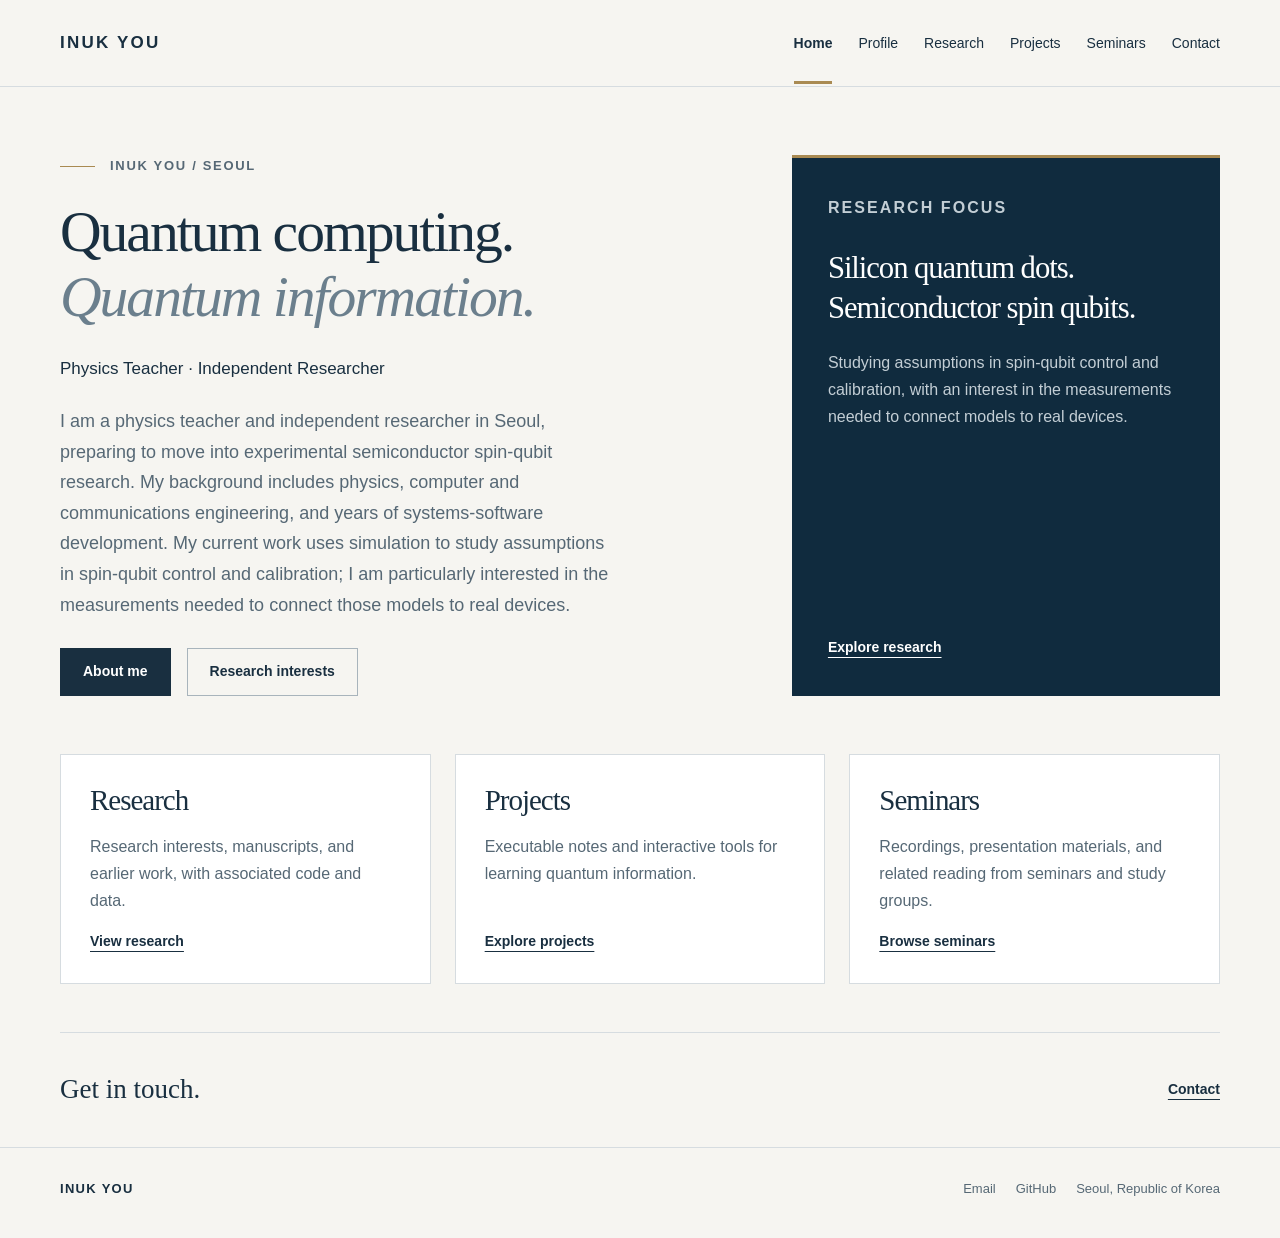
<file: index.html>
<!doctype html><html lang="en"><head><meta charset="utf-8"><meta name="viewport" content="width=device-width,initial-scale=1"><title>INUK YOU · Quantum Computing &amp; Quantum Information</title><meta name="description" content="INUK YOU, physics teacher and independent researcher in quantum computing and quantum information, with a focus on silicon quantum dots and semiconductor spin qubits."><meta name="theme-color" content="#102b3e"><meta name="author" content="INUK YOU"><link rel="icon" type="image/svg+xml" href="data:image/svg+xml,%3Csvg%20xmlns%3D%22http%3A//www.w3.org/2000/svg%22%20viewBox%3D%220%200%2032%2032%22%3E%3Crect%20width%3D%2232%22%20height%3D%2232%22%20rx%3D%224%22%20fill%3D%22%23102b3e%22/%3E%3Ctext%20x%3D%2216%22%20y%3D%2222%22%20text-anchor%3D%22middle%22%20font-family%3D%22Georgia%22%20font-size%3D%2222%22%20fill%3D%22%23f6f5f1%22%3EI%3C/text%3E%3Cpath%20d%3D%22M8%2027h16%22%20stroke%3D%22%23a98a52%22%20stroke-width%3D%222%22/%3E%3C/svg%3E"><link rel="stylesheet" href="style-v2.css"><script src="site.js" defer></script></head><body><a class="skip" href="#main">Skip to content</a><header class="site-header"><div class="wrap header-inner"><a class="brand" href="index.html">INUK YOU</a><button class="menu-toggle" aria-expanded="false" aria-controls="main-nav">Menu</button><nav class="main-nav" id="main-nav" aria-label="Main navigation"><a href="index.html" aria-current="page">Home</a><a href="profile.html">Profile</a><a href="research.html">Research</a><a href="projects.html">Projects</a><a href="seminars.html">Seminars</a><a href="contact.html">Contact</a></nav></div></header><main id="main" class="wrap"><section class="hero home-hero"><div><p class="eyebrow">INUK YOU / Seoul</p><h1>Quantum computing.<br><em>Quantum information.</em></h1><p class="role">Physics Teacher · Independent Researcher</p><p class="lead">I am a physics teacher and independent researcher in Seoul, preparing to move into experimental semiconductor spin-qubit research. My background includes physics, computer and communications engineering, and years of systems-software development. My current work uses simulation to study assumptions in spin-qubit control and calibration; I am particularly interested in the measurements needed to connect those models to real devices.</p><div class="actions"><a href="profile.html" class="button">About me</a><a href="research.html" class="button secondary">Research interests</a></div></div><aside class="hero-aside" aria-label="Research focus"><div><p class="kicker">Research focus</p><h2>Silicon quantum dots.<br>Semiconductor spin qubits.</h2><p>Studying assumptions in spin-qubit control and calibration, with an interest in the measurements needed to connect models to real devices.</p></div><a href="research.html" class="text-link">Explore research</a></aside></section>
<section class="home-sections" aria-label="Explore the website"><div class="work-grid"><article class="work-card"><h2>Research</h2><p>Research interests, manuscripts, and earlier work, with associated code and data.</p><a href="research.html" class="text-link">View research</a></article><article class="work-card"><h2>Projects</h2><p>Executable notes and interactive tools for learning quantum information.</p><a href="projects.html" class="text-link">Explore projects</a></article><article class="work-card"><h2>Seminars</h2><p>Recordings, presentation materials, and related reading from seminars and study groups.</p><a href="seminars.html" class="text-link">Browse seminars</a></article></div></section><div class="closing"><p>Get in touch.</p><a href="contact.html" class="text-link">Contact</a></div></main><footer class="site-footer"><div class="wrap footer-inner"><div><strong>INUK YOU</strong></div><div class="footer-links"><a href="mailto:youinuk@gmail.com" class="">Email</a><a href="https://github.com/youinuk" class="" target="_blank" rel="noopener noreferrer">GitHub</a><span>Seoul, Republic of Korea</span></div></div></footer></body></html>
</file>
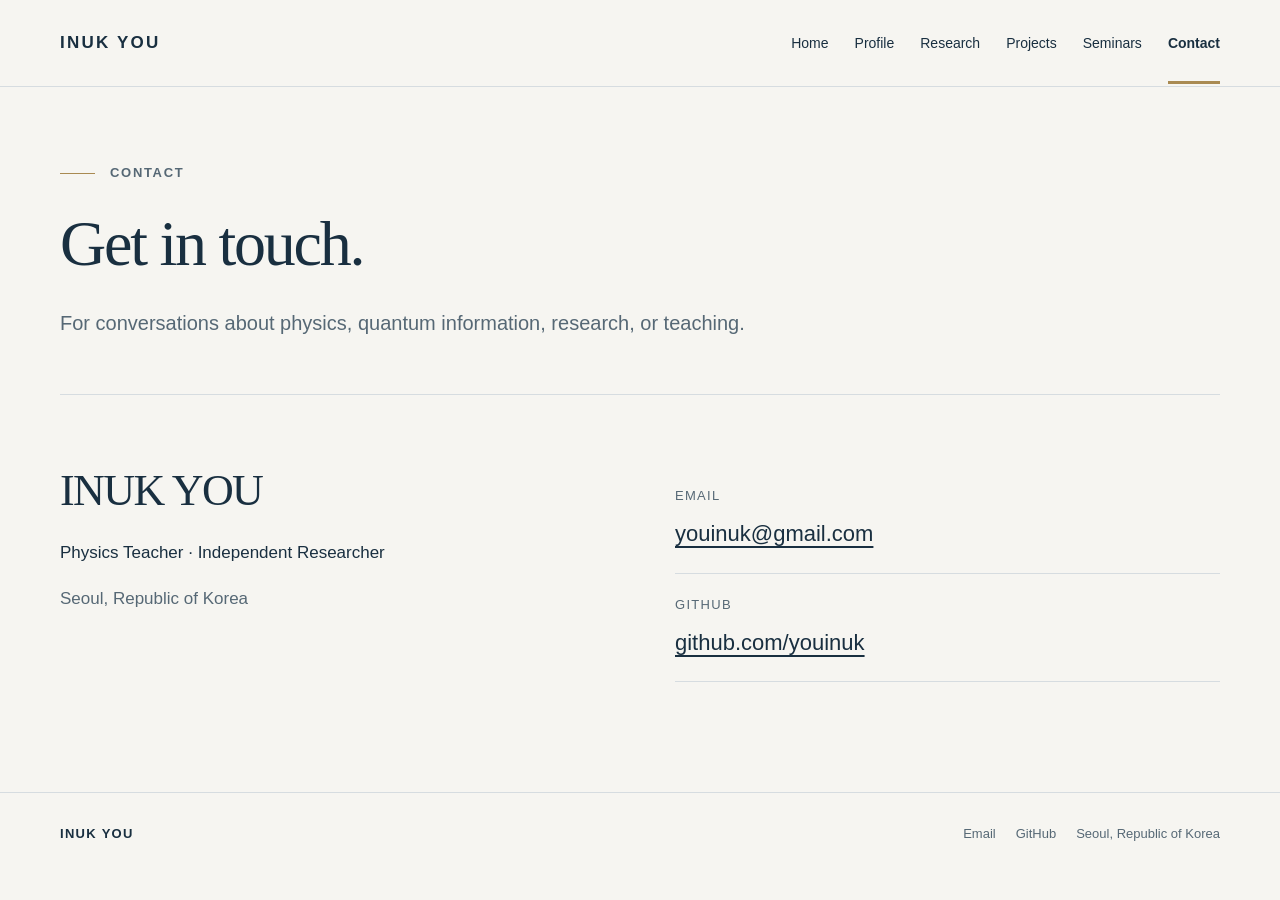
<file: contact.html>
<!doctype html><html lang="en"><head><meta charset="utf-8"><meta name="viewport" content="width=device-width,initial-scale=1"><title>Contact · INUK YOU</title><meta name="description" content="Contact INUK YOU for research and physics education: youinuk@gmail.com."><meta name="theme-color" content="#102b3e"><meta name="author" content="INUK YOU"><link rel="icon" type="image/svg+xml" href="data:image/svg+xml,%3Csvg%20xmlns%3D%22http%3A//www.w3.org/2000/svg%22%20viewBox%3D%220%200%2032%2032%22%3E%3Crect%20width%3D%2232%22%20height%3D%2232%22%20rx%3D%224%22%20fill%3D%22%23102b3e%22/%3E%3Ctext%20x%3D%2216%22%20y%3D%2222%22%20text-anchor%3D%22middle%22%20font-family%3D%22Georgia%22%20font-size%3D%2222%22%20fill%3D%22%23f6f5f1%22%3EI%3C/text%3E%3Cpath%20d%3D%22M8%2027h16%22%20stroke%3D%22%23a98a52%22%20stroke-width%3D%222%22/%3E%3C/svg%3E"><link rel="stylesheet" href="style-v2.css"><script src="site.js" defer></script></head><body><a class="skip" href="#main">Skip to content</a><header class="site-header"><div class="wrap header-inner"><a class="brand" href="index.html">INUK YOU</a><button class="menu-toggle" aria-expanded="false" aria-controls="main-nav">Menu</button><nav class="main-nav" id="main-nav" aria-label="Main navigation"><a href="index.html">Home</a><a href="profile.html">Profile</a><a href="research.html">Research</a><a href="projects.html">Projects</a><a href="seminars.html">Seminars</a><a href="contact.html" aria-current="page">Contact</a></nav></div></header><main id="main" class="wrap"><section class="intro"><p class="eyebrow">Contact</p><h1>Get in touch.</h1><p class="lead">For conversations about physics, quantum information, research, or teaching.</p></section><section class="contact-block"><div><h2>INUK YOU</h2><p>Physics Teacher · Independent Researcher</p><p class="subtle">Seoul, Republic of Korea</p></div><ul class="contact-list"><li><span>Email</span><a href="mailto:youinuk@gmail.com" class="">youinuk@gmail.com</a></li><li><span>GitHub</span><a href="https://github.com/youinuk" class="" target="_blank" rel="noopener noreferrer">github.com/youinuk</a></li></ul></section></main><footer class="site-footer"><div class="wrap footer-inner"><div><strong>INUK YOU</strong></div><div class="footer-links"><a href="mailto:youinuk@gmail.com" class="">Email</a><a href="https://github.com/youinuk" class="" target="_blank" rel="noopener noreferrer">GitHub</a><span>Seoul, Republic of Korea</span></div></div></footer></body></html>
</file>
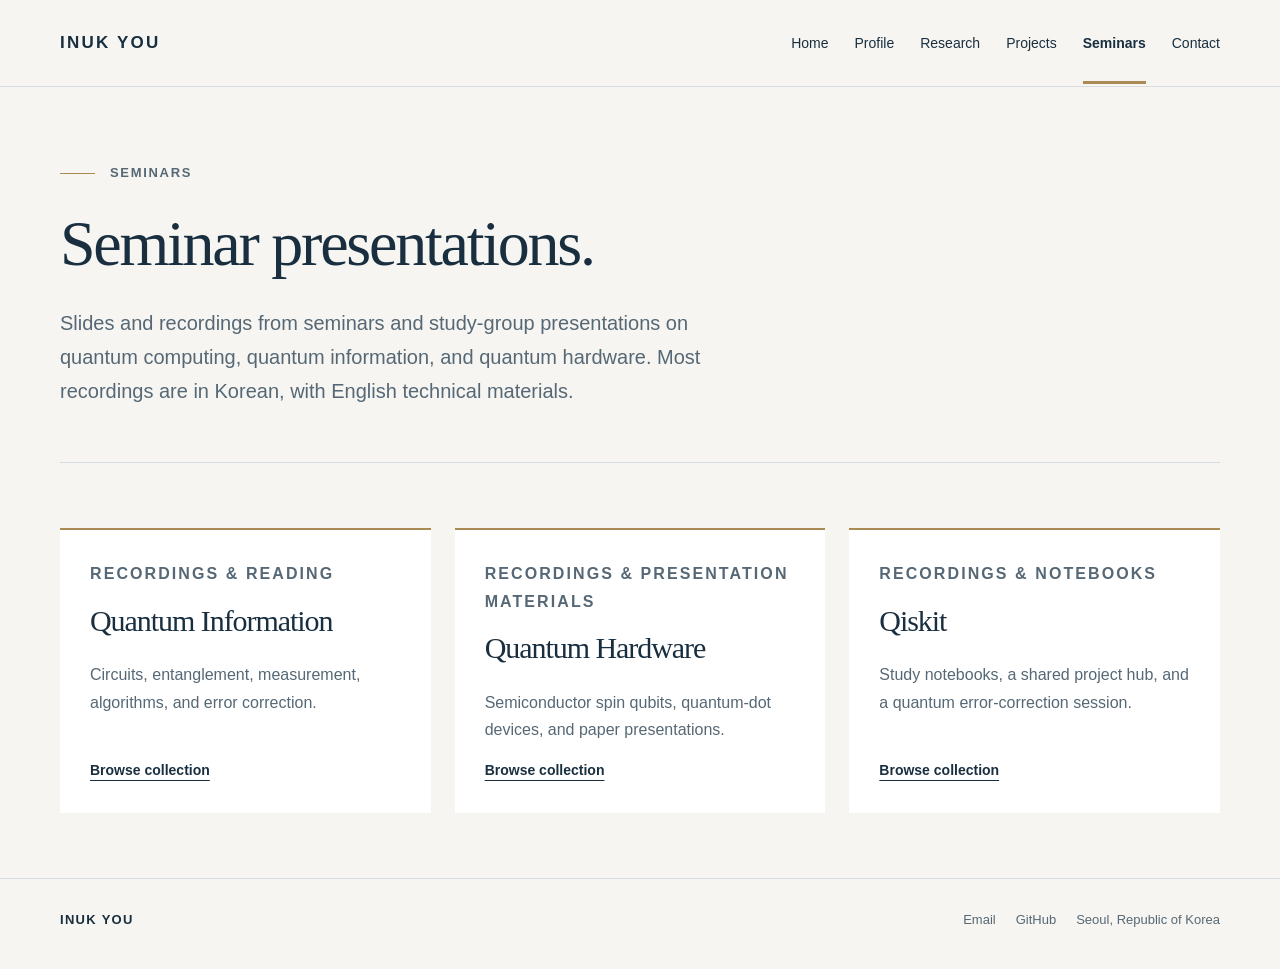
<file: lectures.html>
<!doctype html><html lang="en"><head><meta charset="utf-8"><meta name="viewport" content="width=device-width,initial-scale=1"><meta http-equiv="refresh" content="0;url=seminars.html"><link rel="canonical" href="https://youinuk.github.io/seminars.html"><title>Seminars · INUK YOU</title></head><body><p>This collection is now called <a href="seminars.html">Seminar Presentations</a>.</p></body></html>
</file>
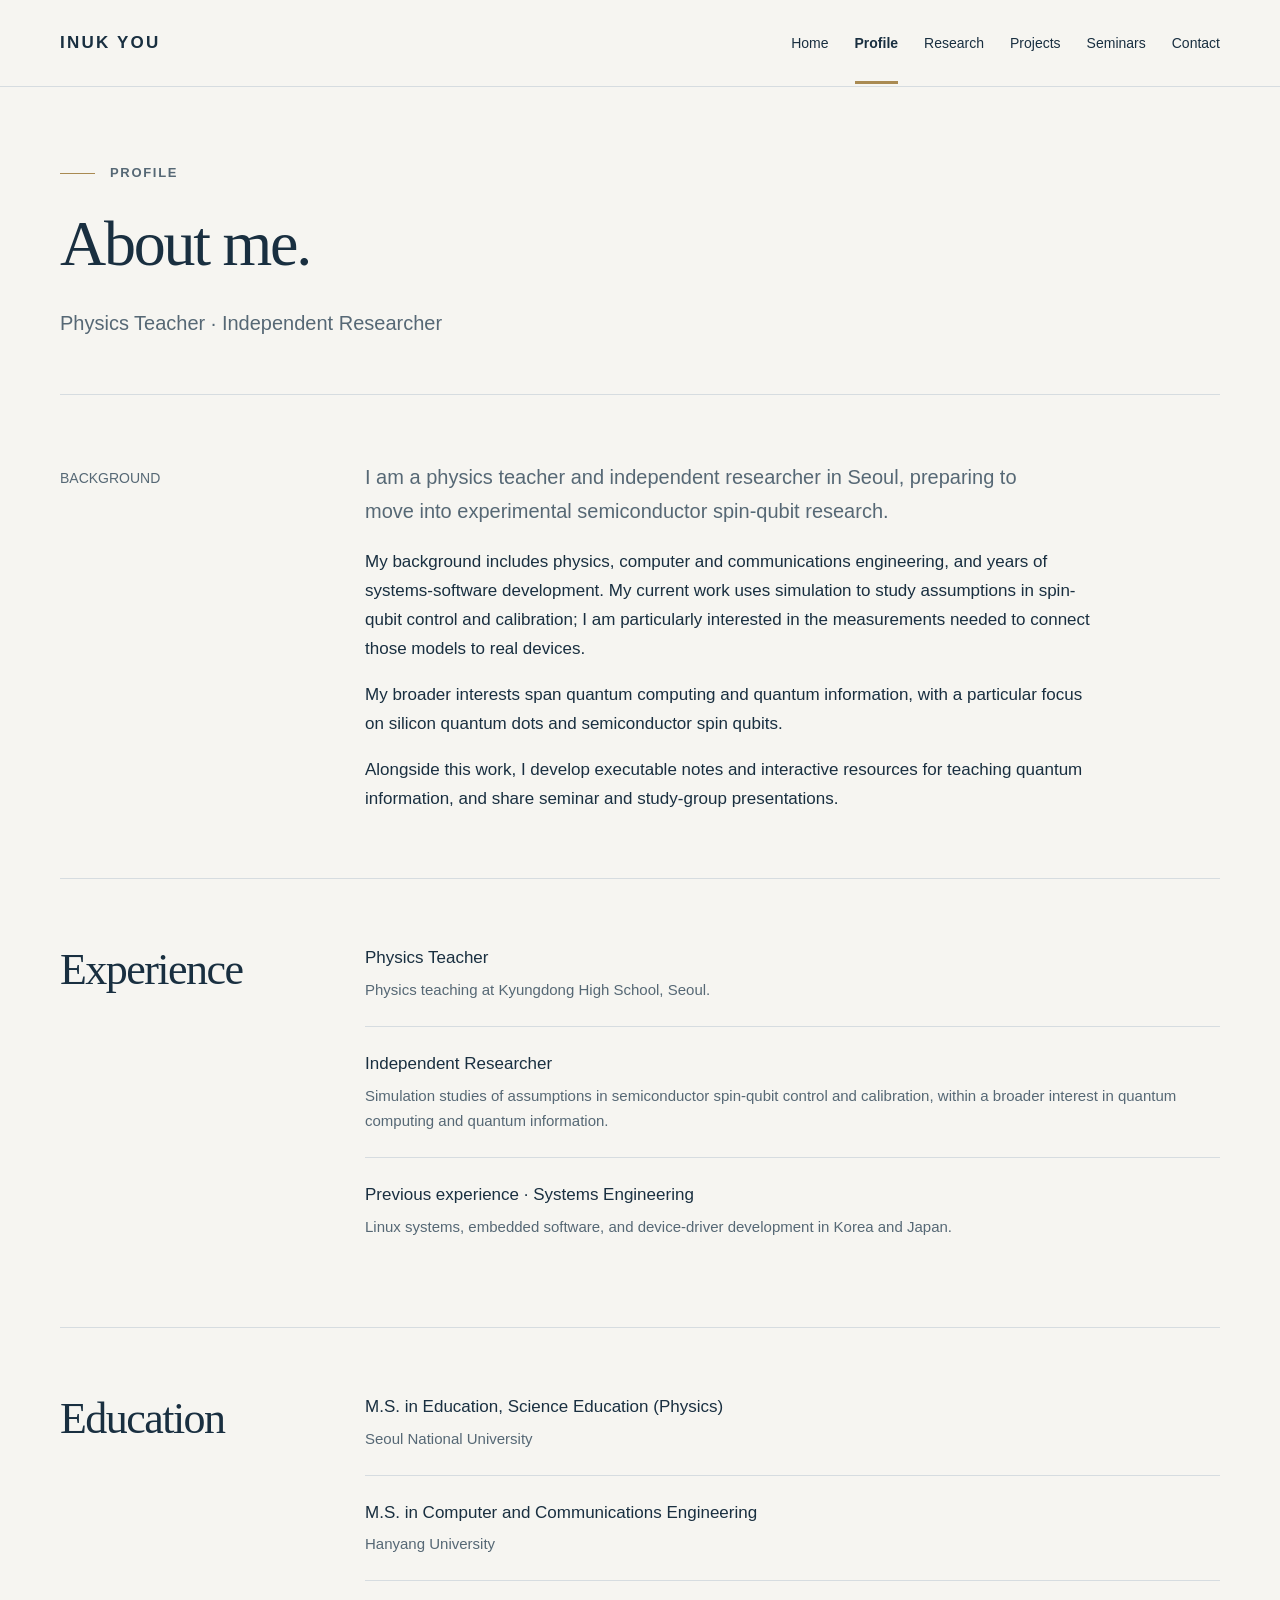
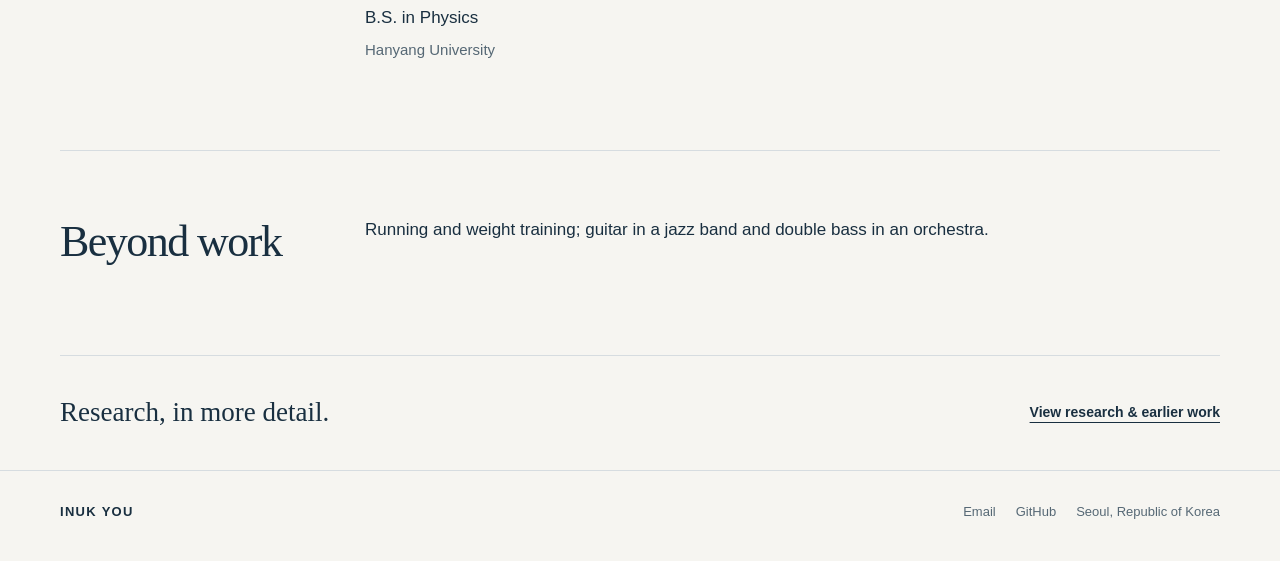
<file: profile.html>
<!doctype html><html lang="en"><head><meta charset="utf-8"><meta name="viewport" content="width=device-width,initial-scale=1"><title>Profile · INUK YOU</title><meta name="description" content="A concise profile of INUK YOU: physics teaching, independent research, engineering experience, and education."><meta name="theme-color" content="#102b3e"><meta name="author" content="INUK YOU"><link rel="icon" type="image/svg+xml" href="data:image/svg+xml,%3Csvg%20xmlns%3D%22http%3A//www.w3.org/2000/svg%22%20viewBox%3D%220%200%2032%2032%22%3E%3Crect%20width%3D%2232%22%20height%3D%2232%22%20rx%3D%224%22%20fill%3D%22%23102b3e%22/%3E%3Ctext%20x%3D%2216%22%20y%3D%2222%22%20text-anchor%3D%22middle%22%20font-family%3D%22Georgia%22%20font-size%3D%2222%22%20fill%3D%22%23f6f5f1%22%3EI%3C/text%3E%3Cpath%20d%3D%22M8%2027h16%22%20stroke%3D%22%23a98a52%22%20stroke-width%3D%222%22/%3E%3C/svg%3E"><link rel="stylesheet" href="style-v2.css"><script src="site.js" defer></script></head><body><a class="skip" href="#main">Skip to content</a><header class="site-header"><div class="wrap header-inner"><a class="brand" href="index.html">INUK YOU</a><button class="menu-toggle" aria-expanded="false" aria-controls="main-nav">Menu</button><nav class="main-nav" id="main-nav" aria-label="Main navigation"><a href="index.html">Home</a><a href="profile.html" aria-current="page">Profile</a><a href="research.html">Research</a><a href="projects.html">Projects</a><a href="seminars.html">Seminars</a><a href="contact.html">Contact</a></nav></div></header><main id="main" class="wrap profile-page"><section class="intro"><p class="eyebrow">Profile</p><h1>About me.</h1><p class="lead">Physics Teacher · Independent Researcher</p></section><section class="section two-column"><div class="section-label">BACKGROUND</div><div class="body-copy"><p class="lead">I am a physics teacher and independent researcher in Seoul, preparing to move into experimental semiconductor spin-qubit research.</p><p>My background includes physics, computer and communications engineering, and years of systems-software development. My current work uses simulation to study assumptions in spin-qubit control and calibration; I am particularly interested in the measurements needed to connect those models to real devices.</p><p>My broader interests span quantum computing and quantum information, with a particular focus on silicon quantum dots and semiconductor spin qubits.</p><p>Alongside this work, I develop executable notes and interactive resources for teaching quantum information, and share seminar and study-group presentations.</p></div></section><section class="section two-column"><h2>Experience</h2><ul class="rows"><li class="row"><div><strong>Physics Teacher</strong><p>Physics teaching at Kyungdong High School, Seoul.</p></div></li><li class="row"><div><strong>Independent Researcher</strong><p>Simulation studies of assumptions in semiconductor spin-qubit control and calibration, within a broader interest in quantum computing and quantum information.</p></div></li><li class="row"><div><strong>Previous experience · Systems Engineering</strong><p>Linux systems, embedded software, and device-driver development in Korea and Japan.</p></div></li></ul></section><section class="section two-column"><h2>Education</h2><ul class="rows"><li class="row"><div><strong>M.S. in Education, Science Education (Physics)</strong><p>Seoul National University</p></div></li><li class="row"><div><strong>M.S. in Computer and Communications Engineering</strong><p>Hanyang University</p></div></li><li class="row"><div><strong>B.S. in Physics</strong><p>Hanyang University</p></div></li></ul></section><section class="section two-column"><h2>Beyond work</h2><div class="body-copy"><p>Running and weight training; guitar in a jazz band and double bass in an orchestra.</p></div></section><div class="closing"><p>Research, in more detail.</p><a href="research.html" class="text-link">View research &amp; earlier work</a></div></main><footer class="site-footer"><div class="wrap footer-inner"><div><strong>INUK YOU</strong></div><div class="footer-links"><a href="mailto:youinuk@gmail.com" class="">Email</a><a href="https://github.com/youinuk" class="" target="_blank" rel="noopener noreferrer">GitHub</a><span>Seoul, Republic of Korea</span></div></div></footer></body></html>
</file>
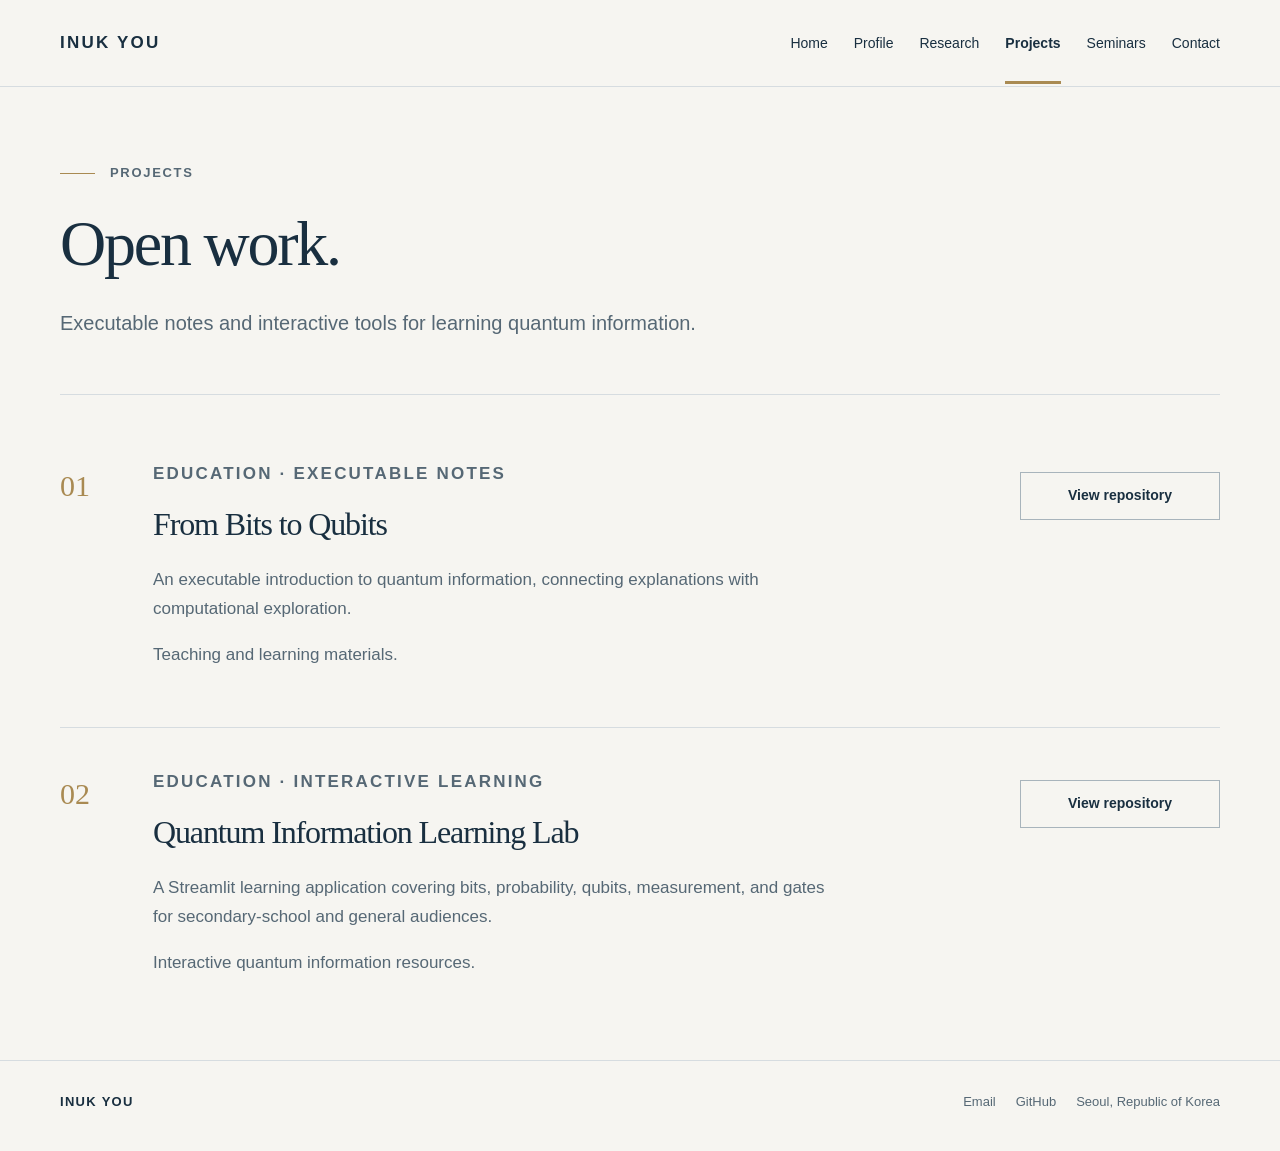
<file: projects.html>
<!doctype html><html lang="en"><head><meta charset="utf-8"><meta name="viewport" content="width=device-width,initial-scale=1"><title>Projects · INUK YOU</title><meta name="description" content="Educational projects by INUK YOU: executable quantum information notes and an interactive learning lab."><meta name="theme-color" content="#102b3e"><meta name="author" content="INUK YOU"><link rel="icon" type="image/svg+xml" href="data:image/svg+xml,%3Csvg%20xmlns%3D%22http%3A//www.w3.org/2000/svg%22%20viewBox%3D%220%200%2032%2032%22%3E%3Crect%20width%3D%2232%22%20height%3D%2232%22%20rx%3D%224%22%20fill%3D%22%23102b3e%22/%3E%3Ctext%20x%3D%2216%22%20y%3D%2222%22%20text-anchor%3D%22middle%22%20font-family%3D%22Georgia%22%20font-size%3D%2222%22%20fill%3D%22%23f6f5f1%22%3EI%3C/text%3E%3Cpath%20d%3D%22M8%2027h16%22%20stroke%3D%22%23a98a52%22%20stroke-width%3D%222%22/%3E%3C/svg%3E"><link rel="stylesheet" href="style-v2.css"><script src="site.js" defer></script></head><body><a class="skip" href="#main">Skip to content</a><header class="site-header"><div class="wrap header-inner"><a class="brand" href="index.html">INUK YOU</a><button class="menu-toggle" aria-expanded="false" aria-controls="main-nav">Menu</button><nav class="main-nav" id="main-nav" aria-label="Main navigation"><a href="index.html">Home</a><a href="profile.html">Profile</a><a href="research.html">Research</a><a href="projects.html" aria-current="page">Projects</a><a href="seminars.html">Seminars</a><a href="contact.html">Contact</a></nav></div></header><main id="main" class="wrap"><section class="intro"><p class="eyebrow">Projects</p><h1>Open work.</h1><p class="lead">Executable notes and interactive tools for learning quantum information.</p></section><section class="section project-list"><article class="project" id="bits-to-qubits"><span class="project-number">01</span><div><p class="kicker">EDUCATION · EXECUTABLE NOTES</p><h2>From Bits to Qubits</h2><p>An executable introduction to quantum information, connecting explanations with computational exploration.</p><p class="source-note">Teaching and learning materials.</p></div><div class="actions"><a href="https://github.com/youinuk/quantum-info-executable-notes" class="button secondary" target="_blank" rel="noopener noreferrer">View repository</a></div></article><article class="project" id="learning-lab"><span class="project-number">02</span><div><p class="kicker">EDUCATION · INTERACTIVE LEARNING</p><h2>Quantum Information Learning Lab</h2><p>A Streamlit learning application covering bits, probability, qubits, measurement, and gates for secondary-school and general audiences.</p><p class="source-note">Interactive quantum information resources.</p></div><div class="actions"><a href="https://github.com/youinuk/quantum-info-learning-lab" class="button secondary" target="_blank" rel="noopener noreferrer">View repository</a></div></article></section></main><footer class="site-footer"><div class="wrap footer-inner"><div><strong>INUK YOU</strong></div><div class="footer-links"><a href="mailto:youinuk@gmail.com" class="">Email</a><a href="https://github.com/youinuk" class="" target="_blank" rel="noopener noreferrer">GitHub</a><span>Seoul, Republic of Korea</span></div></div></footer></body></html>
</file>
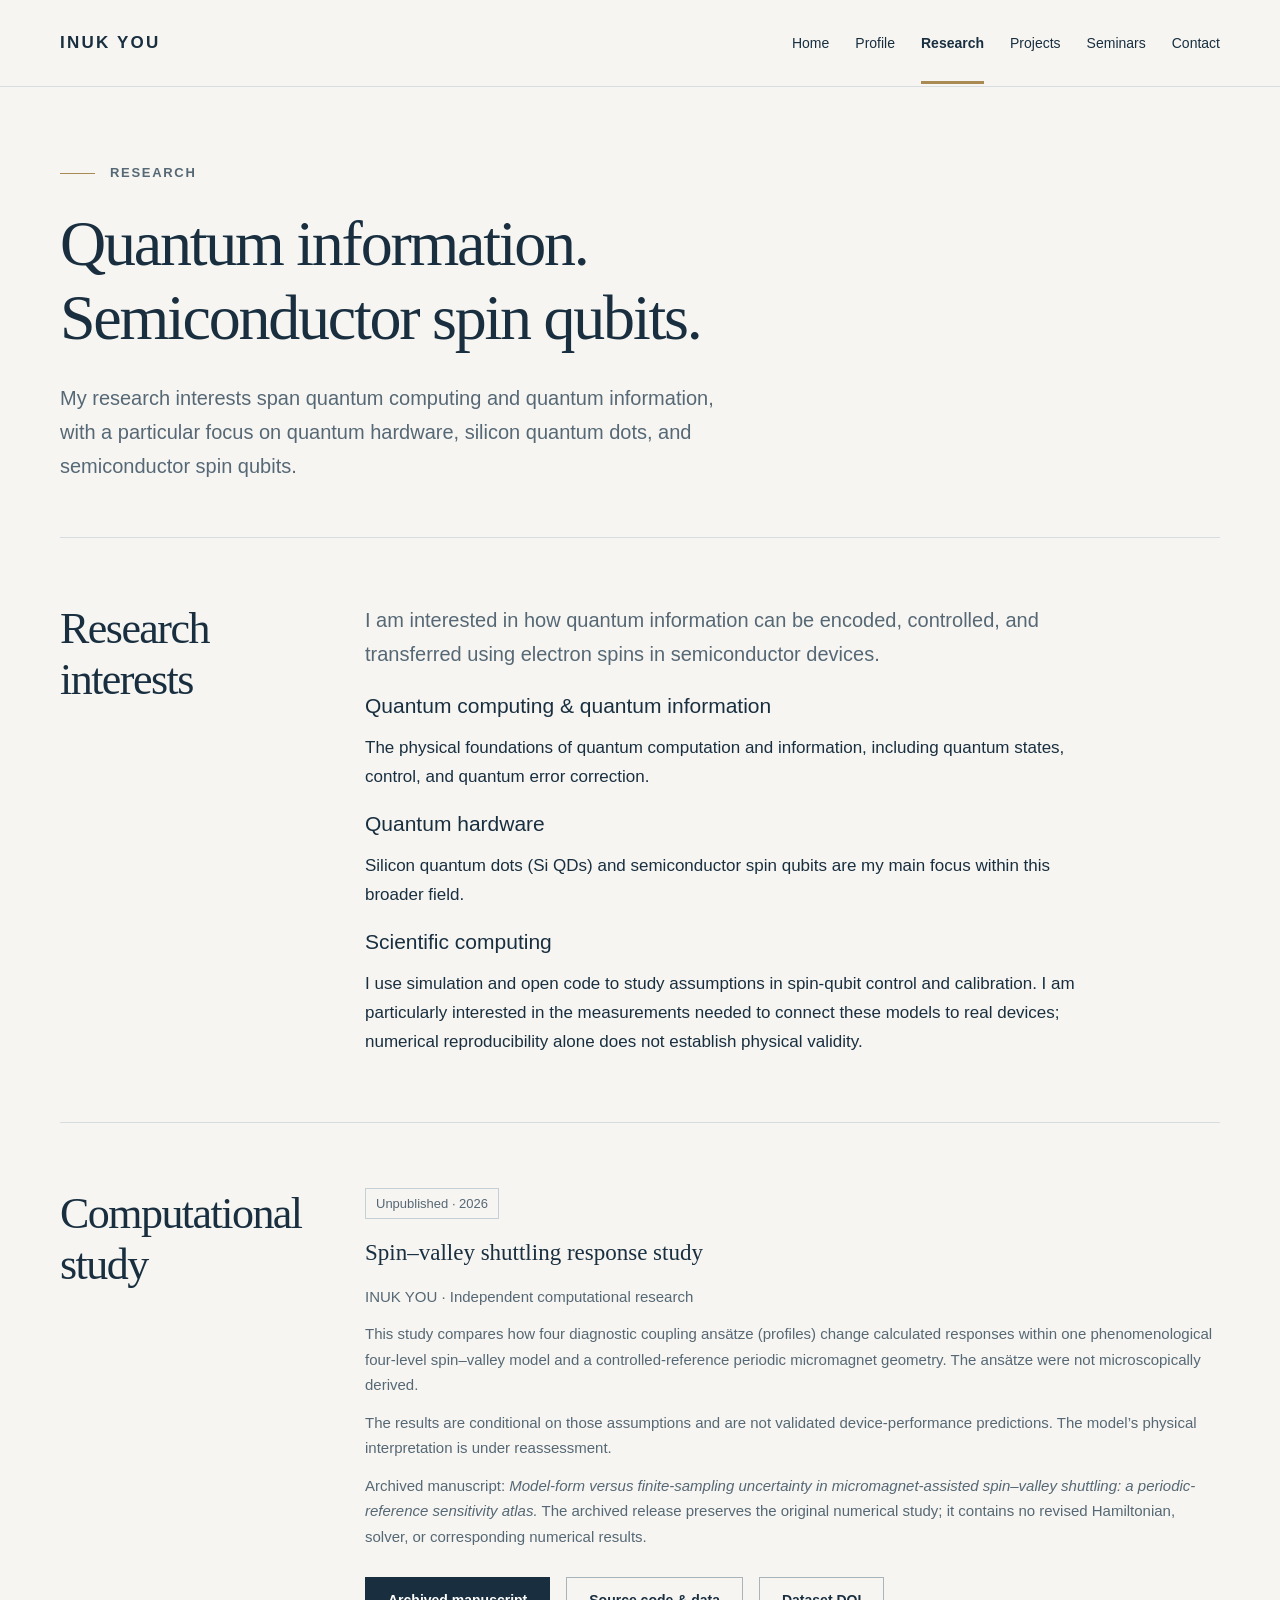
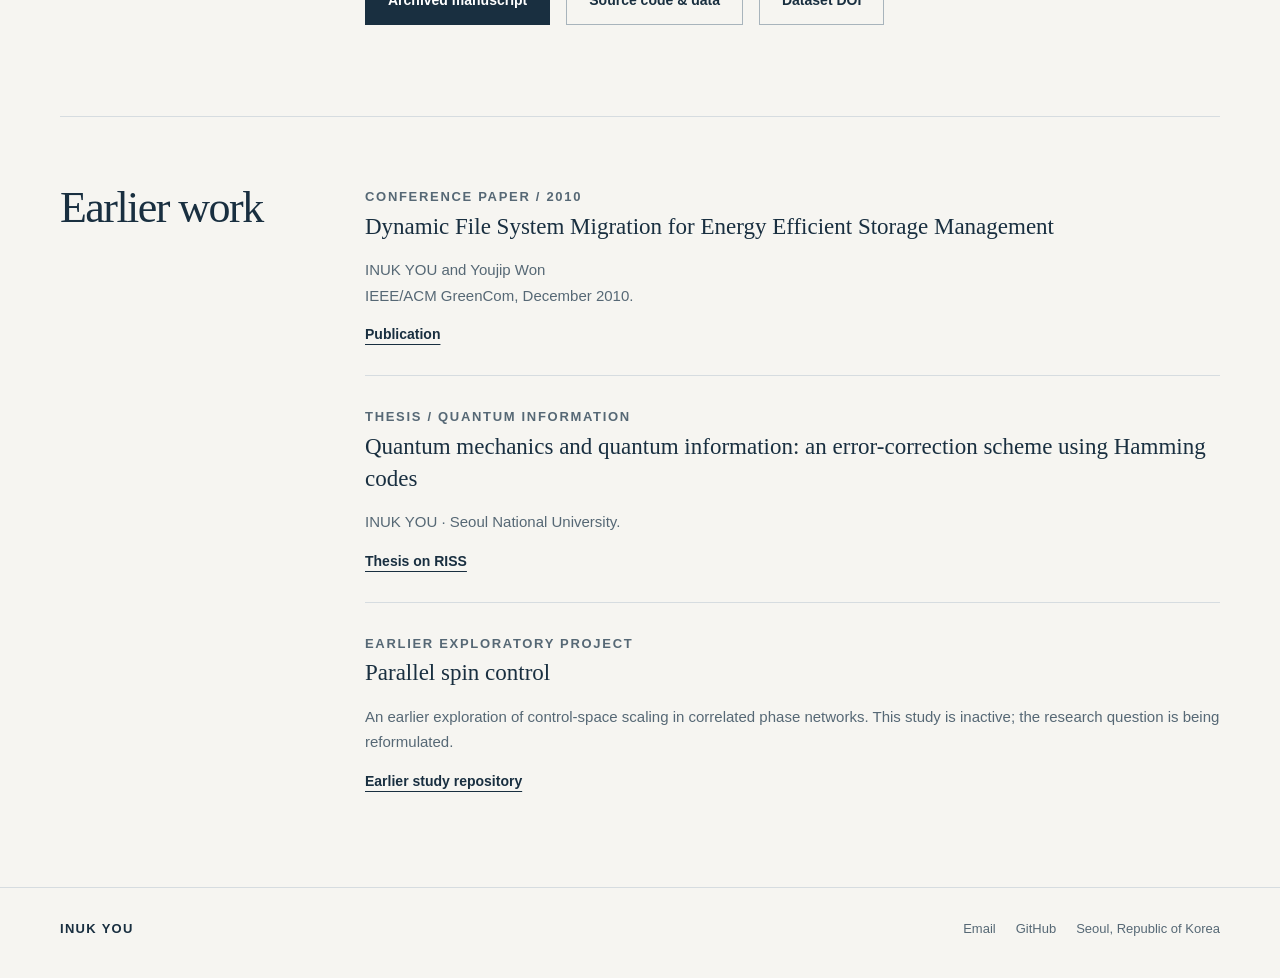
<file: research.html>
<!doctype html><html lang="en"><head><meta charset="utf-8"><meta name="viewport" content="width=device-width,initial-scale=1"><title>Research · INUK YOU</title><meta name="description" content="Research interests in quantum computing, quantum information, silicon quantum dots, and semiconductor spin qubits, with recent manuscripts and earlier work."><meta name="theme-color" content="#102b3e"><meta name="author" content="INUK YOU"><link rel="icon" type="image/svg+xml" href="data:image/svg+xml,%3Csvg%20xmlns%3D%22http%3A//www.w3.org/2000/svg%22%20viewBox%3D%220%200%2032%2032%22%3E%3Crect%20width%3D%2232%22%20height%3D%2232%22%20rx%3D%224%22%20fill%3D%22%23102b3e%22/%3E%3Ctext%20x%3D%2216%22%20y%3D%2222%22%20text-anchor%3D%22middle%22%20font-family%3D%22Georgia%22%20font-size%3D%2222%22%20fill%3D%22%23f6f5f1%22%3EI%3C/text%3E%3Cpath%20d%3D%22M8%2027h16%22%20stroke%3D%22%23a98a52%22%20stroke-width%3D%222%22/%3E%3C/svg%3E"><link rel="stylesheet" href="style-v2.css"><script src="site.js" defer></script></head><body><a class="skip" href="#main">Skip to content</a><header class="site-header"><div class="wrap header-inner"><a class="brand" href="index.html">INUK YOU</a><button class="menu-toggle" aria-expanded="false" aria-controls="main-nav">Menu</button><nav class="main-nav" id="main-nav" aria-label="Main navigation"><a href="index.html">Home</a><a href="profile.html">Profile</a><a href="research.html" aria-current="page">Research</a><a href="projects.html">Projects</a><a href="seminars.html">Seminars</a><a href="contact.html">Contact</a></nav></div></header><main id="main" class="wrap"><section class="intro"><p class="eyebrow">Research</p><h1>Quantum information.<br>Semiconductor spin qubits.</h1><p class="lead">My research interests span quantum computing and quantum information, with a particular focus on quantum hardware, silicon quantum dots, and semiconductor spin qubits.</p></section>
<section class="section two-column"><h2>Research interests</h2><div class="body-copy"><p class="lead">I am interested in how quantum information can be encoded, controlled, and transferred using electron spins in semiconductor devices.</p><h3>Quantum computing &amp; quantum information</h3><p>The physical foundations of quantum computation and information, including quantum states, control, and quantum error correction.</p><h3>Quantum hardware</h3><p>Silicon quantum dots (Si QDs) and semiconductor spin qubits are my main focus within this broader field.</p><h3>Scientific computing</h3><p>I use simulation and open code to study assumptions in spin-qubit control and calibration. I am particularly interested in the measurements needed to connect these models to real devices; numerical reproducibility alone does not establish physical validity.</p></div></section>
<section class="section two-column" id="recent-manuscript"><h2>Computational study</h2><article class="publication" style="border-top:0;padding-top:0"><span class="badge">Unpublished · 2026</span><h3 style="margin-top:18px">Spin–valley shuttling response study</h3><p>INUK YOU · Independent computational research</p><p>This study compares how four diagnostic coupling ansätze (profiles) change calculated responses within one phenomenological four-level spin–valley model and a controlled-reference periodic micromagnet geometry. The ansätze were not microscopically derived.</p><p>The results are conditional on those assumptions and are not validated device-performance predictions. The model’s physical interpretation is under reassessment.</p><p class="subtle">Archived manuscript: <em>Model-form versus finite-sampling uncertainty in micromagnet-assisted spin–valley shuttling: a periodic-reference sensitivity atlas.</em> The archived release preserves the original numerical study; it contains no revised Hamiltonian, solver, or corresponding numerical results.</p><div class="actions"><a href="https://github.com/youinuk/spin-valley_model/releases/tag/r32-final" class="button" target="_blank" rel="noopener noreferrer">Archived manuscript</a><a href="https://github.com/youinuk/spin-valley_model" class="button secondary" target="_blank" rel="noopener noreferrer">Source code &amp; data</a><a href="https://doi.org/10.5281/zenodo.21588784" class="button secondary" target="_blank" rel="noopener noreferrer">Dataset DOI</a></div></article></section>
<section class="section two-column"><h2>Earlier work</h2><div><article class="publication" style="border-top:0;padding-top:0"><span class="kicker">Conference paper / 2010</span><h3>Dynamic File System Migration for Energy Efficient Storage Management</h3><p>INUK YOU and Youjip Won<br>IEEE/ACM GreenCom, December 2010.</p><a href="https://ieeexplore.ieee.org/document/5724861" class="text-link" target="_blank" rel="noopener noreferrer">Publication</a></article><article class="publication"><span class="kicker">Thesis / Quantum information</span><h3>Quantum mechanics and quantum information: an error-correction scheme using Hamming codes</h3><p>INUK YOU · Seoul National University.</p><a href="https://www.riss.kr/link?id=T13573844" class="text-link" target="_blank" rel="noopener noreferrer">Thesis on RISS</a></article><article class="publication" id="parallel-control"><span class="kicker">Earlier exploratory project</span><h3>Parallel spin control</h3><p>An earlier exploration of control-space scaling in correlated phase networks. This study is inactive; the research question is being reformulated.</p><a href="https://github.com/youinuk/control-space_scaling" class="text-link" target="_blank" rel="noopener noreferrer">Earlier study repository</a></article></div></section></main><footer class="site-footer"><div class="wrap footer-inner"><div><strong>INUK YOU</strong></div><div class="footer-links"><a href="mailto:youinuk@gmail.com" class="">Email</a><a href="https://github.com/youinuk" class="" target="_blank" rel="noopener noreferrer">GitHub</a><span>Seoul, Republic of Korea</span></div></div></footer></body></html>
</file>
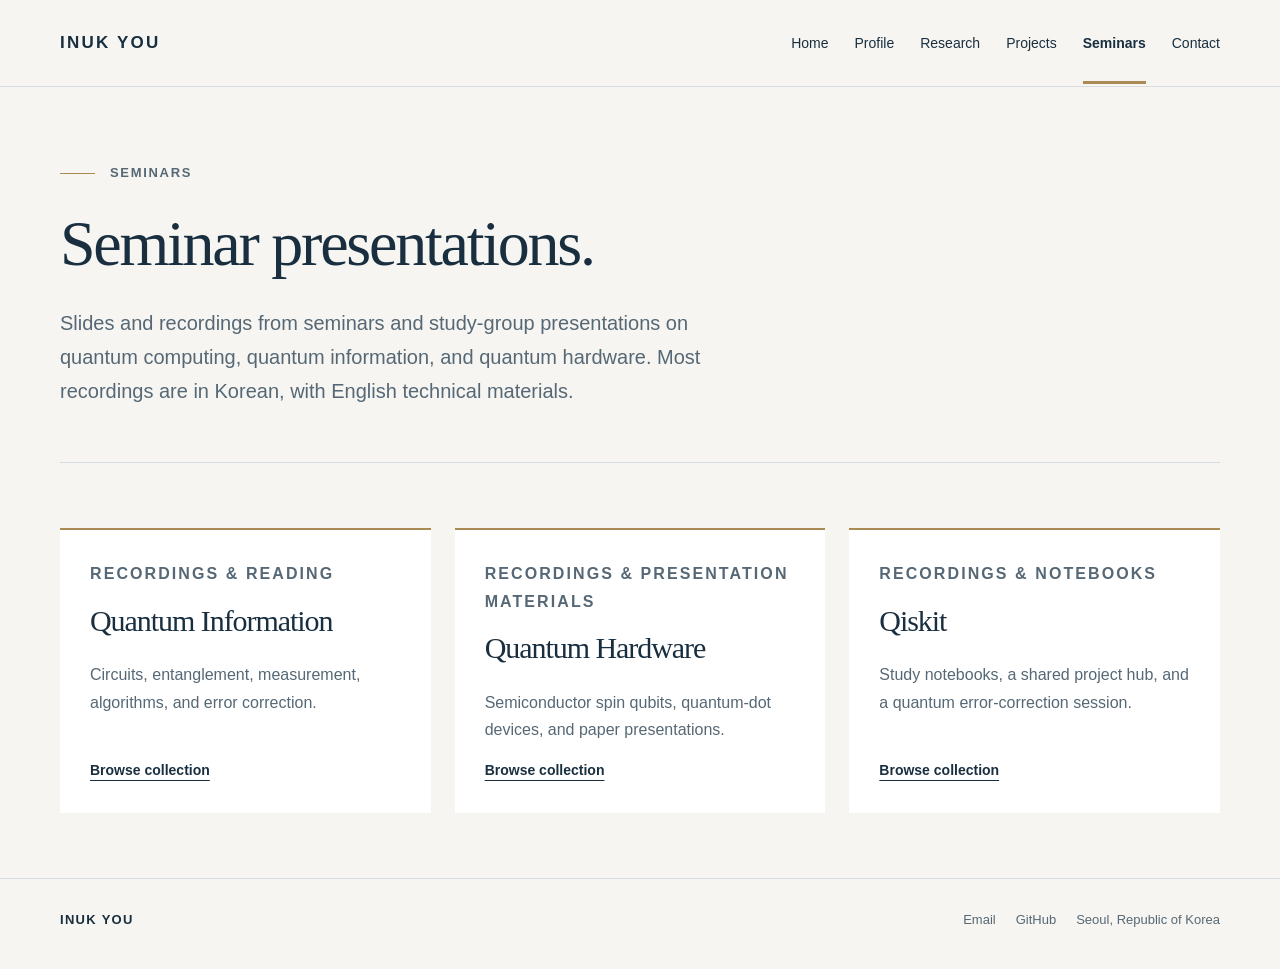
<file: seminars.html>
<!doctype html><html lang="en"><head><meta charset="utf-8"><meta name="viewport" content="width=device-width,initial-scale=1"><title>Seminar Presentations · INUK YOU</title><meta name="description" content="Slides and recordings from seminars and study-group presentations on quantum computing, quantum information, and quantum hardware."><meta name="theme-color" content="#102b3e"><meta name="author" content="INUK YOU"><link rel="icon" type="image/svg+xml" href="data:image/svg+xml,%3Csvg%20xmlns%3D%22http%3A//www.w3.org/2000/svg%22%20viewBox%3D%220%200%2032%2032%22%3E%3Crect%20width%3D%2232%22%20height%3D%2232%22%20rx%3D%224%22%20fill%3D%22%23102b3e%22/%3E%3Ctext%20x%3D%2216%22%20y%3D%2222%22%20text-anchor%3D%22middle%22%20font-family%3D%22Georgia%22%20font-size%3D%2222%22%20fill%3D%22%23f6f5f1%22%3EI%3C/text%3E%3Cpath%20d%3D%22M8%2027h16%22%20stroke%3D%22%23a98a52%22%20stroke-width%3D%222%22/%3E%3C/svg%3E"><link rel="stylesheet" href="style-v2.css"><script src="site.js" defer></script></head><body><a class="skip" href="#main">Skip to content</a><header class="site-header"><div class="wrap header-inner"><a class="brand" href="index.html">INUK YOU</a><button class="menu-toggle" aria-expanded="false" aria-controls="main-nav">Menu</button><nav class="main-nav" id="main-nav" aria-label="Main navigation"><a href="index.html">Home</a><a href="profile.html">Profile</a><a href="research.html">Research</a><a href="projects.html">Projects</a><a href="seminars.html" aria-current="page">Seminars</a><a href="contact.html">Contact</a></nav></div></header><main id="main" class="wrap"><section class="intro"><p class="eyebrow">Seminars</p><h1>Seminar presentations.</h1><p class="lead">Slides and recordings from seminars and study-group presentations on quantum computing, quantum information, and quantum hardware. Most recordings are in Korean, with English technical materials.</p></section><section class="section"><div class="lecture-links"><article class="lecture-topic"><p class="kicker">Recordings &amp; reading</p><h2>Quantum Information</h2><p>Circuits, entanglement, measurement, algorithms, and error correction.</p><a href="qci.html" class="text-link">Browse collection</a></article><article class="lecture-topic"><p class="kicker">Recordings &amp; presentation materials</p><h2>Quantum Hardware</h2><p>Semiconductor spin qubits, quantum-dot devices, and paper presentations.</p><a href="hardware.html" class="text-link">Browse collection</a></article><article class="lecture-topic"><p class="kicker">Recordings &amp; notebooks</p><h2>Qiskit</h2><p>Study notebooks, a shared project hub, and a quantum error-correction session.</p><a href="qiskit.html" class="text-link">Browse collection</a></article></div></section></main><footer class="site-footer"><div class="wrap footer-inner"><div><strong>INUK YOU</strong></div><div class="footer-links"><a href="mailto:youinuk@gmail.com" class="">Email</a><a href="https://github.com/youinuk" class="" target="_blank" rel="noopener noreferrer">GitHub</a><span>Seoul, Republic of Korea</span></div></div></footer></body></html>
</file>
<file: style-v2.css>
:root{--paper:#f6f5f1;--white:#fff;--ink:#192f40;--navy:#102b3e;--muted:#566875;--line:#d6dce0;--gold:#a98a52;--soft:#e9eef1;--max:1160px}*{box-sizing:border-box}html{scroll-behavior:smooth;scroll-padding-top:110px}body{margin:0;background:var(--paper);color:var(--ink);font:17px/1.7 Arial,Helvetica,sans-serif}a{color:inherit;text-underline-offset:5px}a:hover{color:#866324}button{font:inherit}a,button{touch-action:manipulation}a:focus-visible,button:focus-visible,summary:focus-visible{outline:3px solid #b78a37;outline-offset:5px}img{max-width:100%;display:block}button{cursor:pointer}.wrap{width:min(var(--max),calc(100% - 88px));margin-inline:auto}.skip{position:absolute;top:-100px;background:white;padding:12px;z-index:100}.skip:focus{top:10px}.site-header{background:rgba(246,245,241,.97);border-bottom:1px solid var(--line);position:sticky;top:0;z-index:20}.header-inner{min-height:86px;display:flex;align-items:center;justify-content:space-between;gap:30px}.brand{text-decoration:none;font-size:17px;font-weight:700;letter-spacing:.13em;white-space:nowrap}.brand span{color:var(--gold);margin-right:10px}.main-nav{display:flex;gap:26px;align-items:center}.main-nav a{text-decoration:none;font-size:14px;line-height:1.5;padding:31px 0 27px;border-bottom:3px solid transparent}.main-nav a[aria-current=page]{border-bottom-color:var(--gold);font-weight:700}.menu-toggle{display:none;border:1px solid var(--line);background:transparent;padding:7px 14px;font-size:14px}.eyebrow,.kicker{font-size:13px;letter-spacing:.13em;text-transform:uppercase;font-weight:700;color:var(--muted)}.eyebrow{display:flex;align-items:center;gap:15px;margin:0 0 23px}.eyebrow:before{content:'';height:1px;width:35px;background:var(--gold);flex:none}h1,h2,h3,p{margin-top:0}h1,h2,h3{line-height:1.16}h1,h2,.serif{font-family:Georgia,'Times New Roman',serif;font-weight:400;letter-spacing:-.035em}h1{font-size:clamp(46px,6.6vw,82px);margin-bottom:25px}h2{font-size:clamp(31px,4vw,44px);margin-bottom:23px}h3{font-size:21px;font-weight:500;margin-bottom:14px;line-height:1.4}.lead{font-size:20px;line-height:1.7;color:var(--muted);max-width:690px}.intro{padding:75px 0 54px;border-bottom:1px solid var(--line)}.intro h1{font-size:clamp(45px,5.5vw,64px)}.intro p:last-child{margin-bottom:0}.hero{display:grid;grid-template-columns:1.3fr .85fr;gap:75px;padding-block:86px 82px}.hero h1{margin-bottom:26px}.hero h1 em{color:#6b7f8d;font-weight:400}.hero .role{font-size:17px;margin-bottom:22px}.hero .lead{font-size:18px;max-width:550px}.hero-aside{background:var(--navy);color:white;padding:36px;align-self:stretch;display:flex;flex-direction:column;justify-content:space-between;border-top:3px solid var(--gold)}.hero-aside .kicker{color:#c3ced5}.hero-aside h2{font-size:34px;line-height:1.3;margin:28px 0 20px}.hero-aside p{font-size:16px;color:#c3ced5}.hero-aside .text-link{color:#fff}.hero-aside .badge{background:transparent;border-color:#68808f;color:#dee5e9}.actions{display:flex;flex-wrap:wrap;gap:16px;margin-top:28px;align-items:center}.button{display:inline-flex;align-items:center;justify-content:center;padding:11px 22px;background:var(--ink);color:#fff;border:1px solid var(--ink);text-decoration:none;font-size:14px;font-weight:700;min-height:46px}.button:hover{background:#24485f;color:#fff}.button.secondary{background:transparent;color:var(--ink);border-color:#a8b4bc}.button.secondary:hover{background:#e7ecef}.text-link{font-size:14px;font-weight:700}.field-strip{border-block:1px solid var(--line);display:grid;grid-template-columns:repeat(3,1fr)}.field-strip>div{padding:27px 29px 29px 0}.field-strip>div+div{border-left:1px solid var(--line);padding-left:29px}.field-strip h3{font-size:17px;margin:12px 0 8px}.field-strip p{font-size:15px;color:var(--muted);margin:0}.section{padding-block:65px}.section+.section{border-top:1px solid var(--line)}.section-head{display:flex;gap:30px;justify-content:space-between;align-items:baseline;margin-bottom:33px}.section-head h2{margin-bottom:0}.section-head p{margin:0;color:var(--muted);font-size:15px}.work-grid{display:grid;grid-template-columns:repeat(3,1fr);gap:24px}.work-card{background:#fff;border:1px solid var(--line);padding:29px;display:flex;flex-direction:column;align-items:flex-start;min-width:0}.work-card .kicker{font-size:12px;margin-bottom:30px}.work-card h3{font-family:Georgia,serif;font-size:25px;font-weight:400}.work-card p{font-size:16px;color:var(--muted)}.work-card .text-link{margin-top:auto}.subtle{color:var(--muted)}.two-column{display:grid;grid-template-columns:240px minmax(0,1fr);gap:65px}.two-column .section-label{font-size:14px;color:var(--muted);margin-top:7px}.body-copy{max-width:730px}.body-copy p:last-child{margin-bottom:0}.rows{list-style:none;padding:0;margin:0}.row{display:grid;grid-template-columns:120px minmax(0,1fr);gap:25px;padding-block:23px;border-top:1px solid var(--line)}.row:first-child{padding-top:0;border-top:0}.row p{margin:4px 0 0;font-size:15px;color:var(--muted)}.row .date{font-size:14px;color:var(--muted)}.row strong{font-weight:500}.interests{display:flex;gap:10px;flex-wrap:wrap}.badge{display:inline-block;font-size:13px;line-height:1.5;padding:5px 10px;border:1px solid #c4cfd6;color:var(--muted)}.feature{background:white;border:1px solid var(--line);border-left:3px solid var(--gold);padding:40px}.feature h2{font-size:36px;line-height:1.28;max-width:850px}.feature .lead{font-size:18px}.feature .kicker{margin-bottom:18px}.publication{padding:26px 0;border-top:1px solid var(--line)}.publication h3{font-family:Georgia,serif;font-size:23px;line-height:1.4}.publication p{font-size:15px;color:var(--muted);margin-bottom:12px}.project-list{display:grid;gap:0}.project{display:grid;grid-template-columns:65px minmax(0,1fr) 200px;gap:28px;padding-block:40px;border-bottom:1px solid var(--line);align-items:start}.project:first-child{padding-top:0}.project:last-child{border-bottom:0;padding-bottom:0}.project-number{font-family:Georgia,serif;font-size:30px;color:var(--gold)}.project h2{font-size:32px}.project p{font-size:17px;max-width:680px;color:var(--muted)}.project .actions{margin-top:12px;flex-direction:column;align-items:stretch}.project .badge{justify-self:end;margin-top:10px}.lecture-links{display:grid;grid-template-columns:repeat(3,1fr);gap:24px}.lecture-topic{border-top:2px solid var(--gold);background:white;padding:30px;display:flex;flex-direction:column}.lecture-topic h2{font-size:30px}.lecture-topic p{color:var(--muted);font-size:16px}.lecture-topic .text-link{margin-top:auto}.topic-nav{display:flex;flex-wrap:wrap;gap:10px;margin-top:28px}.topic-nav a{text-decoration:none;font-size:14px;padding:7px 14px;border:1px solid #b9c5cd}.topic-nav a[aria-current=page]{background:var(--ink);border-color:var(--ink);color:white}.resource-box{padding:28px 30px;background:#e9eef1;margin-bottom:36px}.resource-box h2{font-size:28px}.resource-box p{font-size:16px;color:var(--muted)}.resource-box .actions{margin-top:15px}.video-grid{display:grid;grid-template-columns:repeat(2,minmax(0,1fr));gap:44px 28px}.video{min-width:0}.player{aspect-ratio:16/9;background:var(--navy);position:relative;overflow:hidden}.play-button{width:100%;height:100%;padding:0;background:var(--navy);color:#fff;border:0;position:relative;display:flex;align-items:center;justify-content:center}.play-button img{width:100%;height:100%;object-fit:cover;opacity:.86;transition:opacity .2s}.play-button:hover img{opacity:1}.play-icon{position:absolute;inset:0;display:grid;place-items:center}.play-icon span{display:grid;place-items:center;width:58px;height:58px;border-radius:50%;background:rgba(255,255,255,.94);color:var(--navy);font-size:20px;padding-left:3px;box-shadow:0 2px 20px #0003}.player iframe{width:100%;height:100%;border:0;display:block}.video .meta{display:flex;align-items:center;justify-content:space-between;gap:12px;margin:15px 0 8px;color:var(--muted);font-size:12px;text-transform:uppercase;letter-spacing:.07em}.video .meta a{font-size:12px;white-space:nowrap}.video h3{font-size:18px;line-height:1.5;margin-bottom:8px}.video .reference{font-size:14px;color:var(--muted)}.document-preview{aspect-ratio:16/10;border:1px solid var(--line);width:100%;margin-top:23px;background:white}.document-preview iframe{width:100%;height:100%;border:0}.contact-block{display:grid;grid-template-columns:1fr 1fr;gap:70px;padding-block:70px 110px}.contact-list{list-style:none;padding:0;margin:0}.contact-list li{padding:20px 0;border-bottom:1px solid var(--line)}.contact-list span{display:block;color:var(--muted);font-size:13px;text-transform:uppercase;letter-spacing:.1em;margin-bottom:8px}.contact-list a{font-size:22px;overflow-wrap:anywhere}.site-footer{border-top:1px solid var(--line);padding-block:30px 38px;font-size:13px;color:var(--muted)}.footer-inner{display:flex;gap:22px;align-items:center;justify-content:space-between}.footer-inner strong{color:var(--ink);font-size:13px;letter-spacing:.1em}.footer-links{display:flex;gap:20px;flex-wrap:wrap}.footer-links a{text-decoration:none}.closing{display:flex;align-items:center;justify-content:space-between;gap:30px;padding:38px 0;border-top:1px solid var(--line)}.closing p{margin:0;font:27px/1.4 Georgia,serif}.empty-note{font-size:16px;color:var(--muted)}.error-page{padding:100px 0 160px}.source-note{font-size:14px;color:var(--muted)}
@media(min-width:1500px){.hero{padding-block:104px}}@media(max-width:1000px){.wrap{width:calc(100% - 56px)}.hero{gap:36px}.hero-aside{padding:26px}.main-nav{gap:18px}.two-column{grid-template-columns:190px minmax(0,1fr);gap:40px}.project{grid-template-columns:45px minmax(0,1fr)}.project .actions{grid-column:2;flex-direction:row}.work-card{padding:24px}.lecture-topic{padding:25px}.hero h1{font-size:60px}}@media(max-width:760px){.wrap{width:calc(100% - 40px)}.header-inner{min-height:72px;flex-wrap:wrap;gap:0}.menu-toggle{display:block}.main-nav{display:none;width:100%;flex-direction:column;align-items:stretch;gap:0;padding:8px 0 18px}.main-nav.open{display:flex}.main-nav a{padding:10px 0;border-bottom-width:1px}.main-nav a[aria-current=page]{color:#806024}.hero{grid-template-columns:1fr;padding-block:49px;gap:32px}.hero h1{font-size:61px}.hero-aside{padding:28px}.hero-aside h2{font-size:30px;margin-top:18px}.hero-aside .text-link{margin-top:12px}.field-strip{grid-template-columns:1fr}.field-strip>div,.field-strip>div+div{padding:22px 0;border-left:0}.field-strip>div+div{border-top:1px solid var(--line)}.field-strip .kicker{font-size:12px}.section{padding-block:42px}.section-head{display:block;margin-bottom:26px}.section-head p{margin-top:12px}.work-grid,.lecture-links,.video-grid{grid-template-columns:1fr}.work-card{padding:27px}.work-card .kicker{margin-bottom:19px}.intro{padding:46px 0 35px}.intro .lead{font-size:18px}.two-column{grid-template-columns:1fr;gap:20px}.row{grid-template-columns:95px minmax(0,1fr);gap:15px}.feature{padding:27px}.feature h2{font-size:29px}.project{grid-template-columns:32px minmax(0,1fr);gap:15px;padding-block:30px}.project h2{font-size:28px}.project .actions{flex-wrap:wrap}.contact-block{grid-template-columns:1fr;gap:25px;padding-block:42px 65px}.contact-list a{font-size:21px}.footer-inner{align-items:flex-start;flex-direction:column;gap:15px}.closing{display:block}.closing .text-link{display:inline-block;margin-top:16px}.video-grid{gap:33px}.resource-box{padding:24px}.eyebrow{font-size:12px}.document-preview{aspect-ratio:4/3}}
@media(prefers-reduced-motion:reduce){html{scroll-behavior:auto}*{transition:none!important}}@media print{.site-header{position:static}.menu-toggle,.player,.site-footer{display:none}.wrap{width:100%}.section{padding-block:25px}a{color:#000}.hero-aside{background:#fff;color:#000}.hero-aside p,.hero-aside .kicker,.hero-aside .text-link{color:#000}}
.thumb-fallback{position:absolute;left:22px;bottom:15px;right:22px;text-align:left;color:#bfccd5;font-size:13px;letter-spacing:.08em;text-transform:uppercase}.play-button img{position:absolute;inset:0}.play-icon{z-index:1}
[hidden]{display:none!important}

.profile-page .row{grid-template-columns:minmax(0,1fr)}

/* Homepage navigation and reference labels. */
.home-hero{padding-block:68px 58px;gap:52px;grid-template-columns:minmax(0,1.35fr) minmax(0,.85fr)}
.home-hero h1{font-size:clamp(40px,4.5vw,64px);line-height:1.12;letter-spacing:-.035em}
.home-hero .hero-aside h2{font-size:clamp(25px,2.4vw,32px)}
.home-sections{padding:0 0 48px}.home-sections .work-card h2{font-size:29px;margin-bottom:15px}.home-sections .work-card p{font-size:16px}.home-sections .work-card .text-link{margin-top:auto}
.reading-title{display:block;font-size:13px;line-height:1.5;margin-top:5px}.publication .actions{flex-wrap:wrap}
@media(max-width:760px){.home-hero{grid-template-columns:1fr;padding-block:44px;gap:30px}.home-hero h1{font-size:clamp(36px,8.9vw,54px)}.home-sections{padding-bottom:35px}}
</file>
